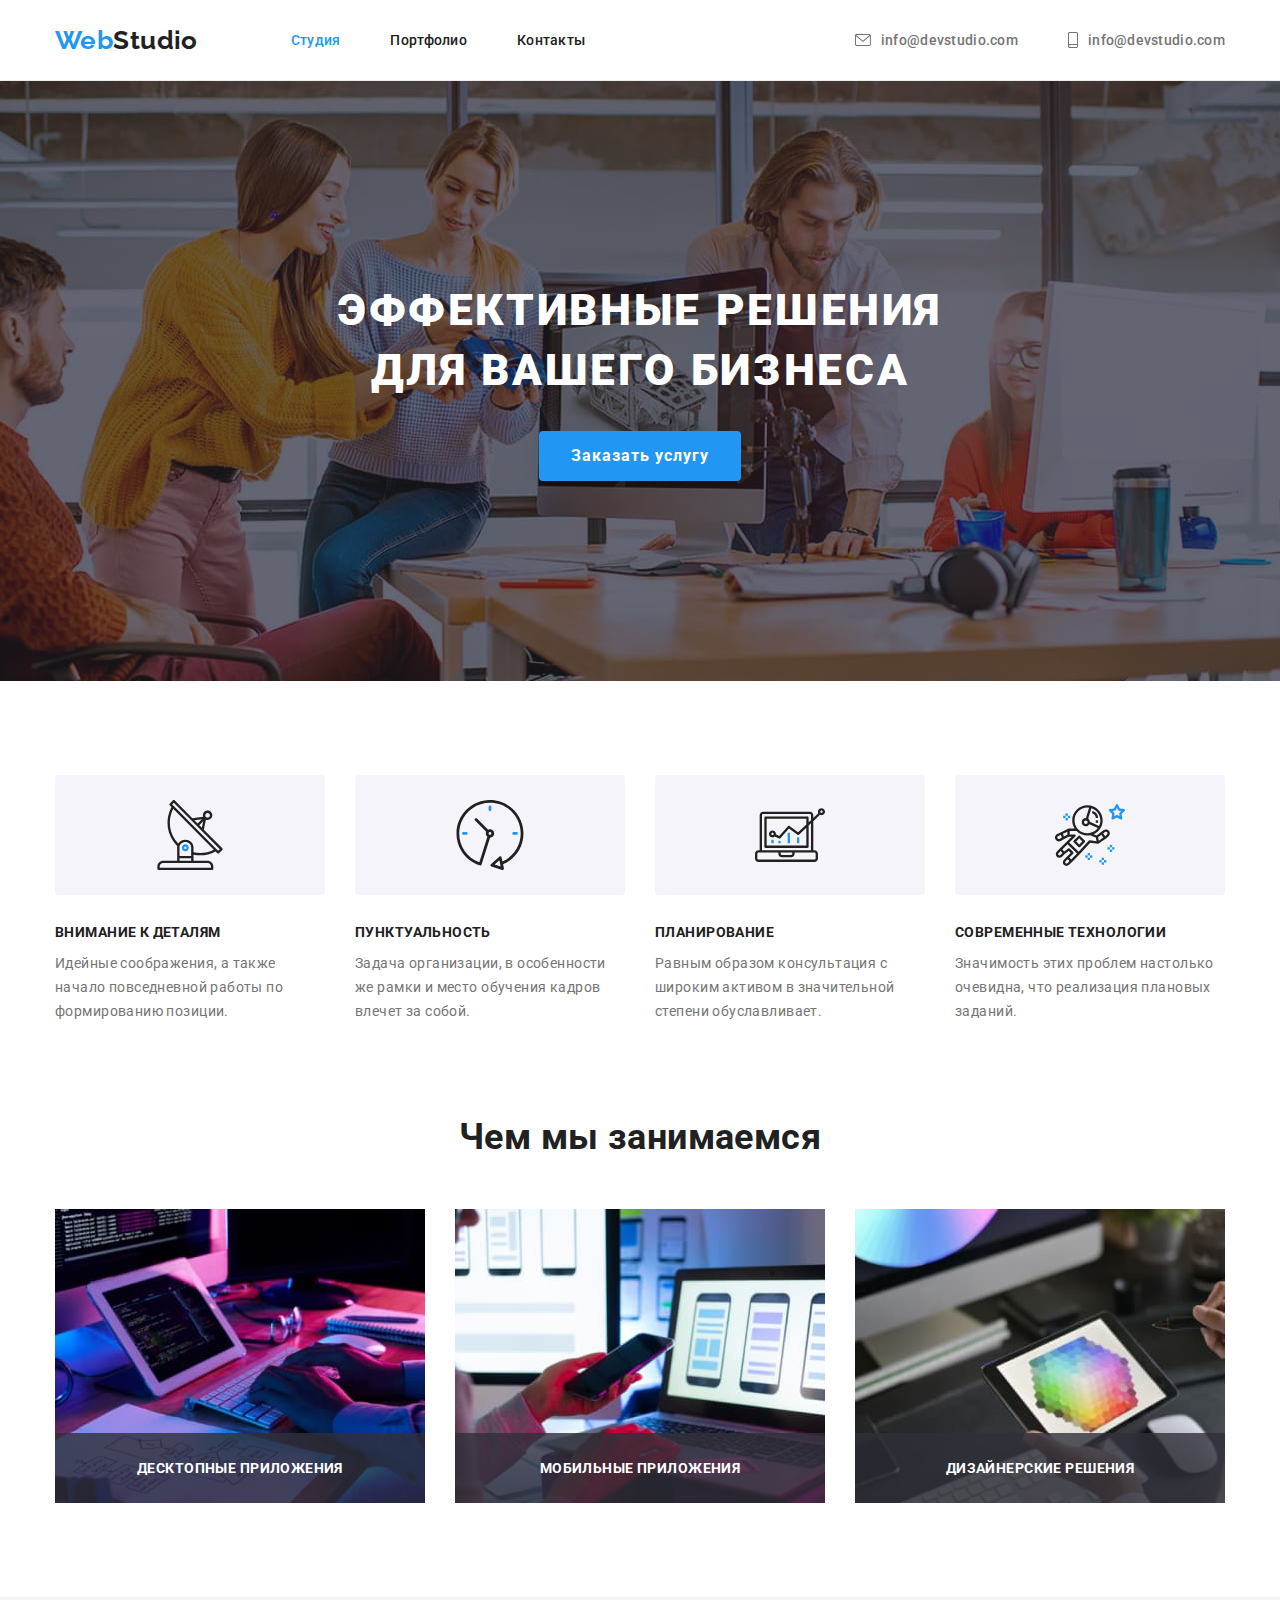
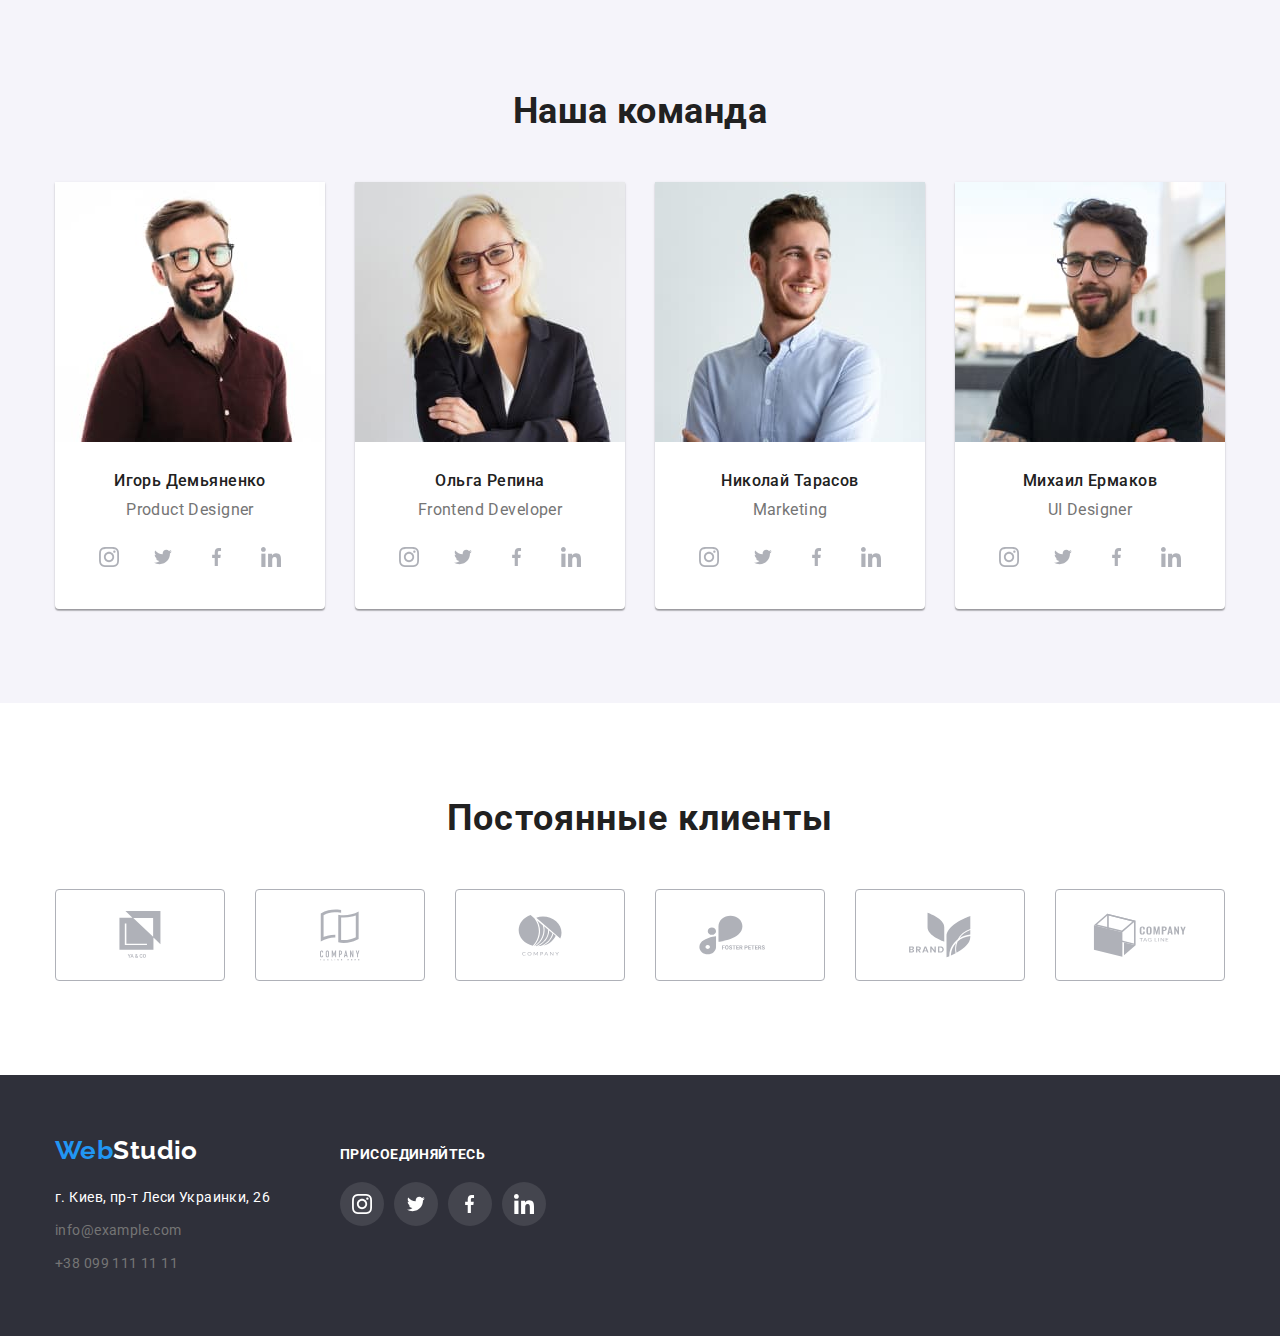
<file: index.html>
<!DOCTYPE html>
<html lang="ru">
  <head>
    <meta charset="UTF-8" />
    <meta http-equiv="X-UA-Compatible" content="IE=edge" />
    <meta name="viewport" content="width=device-width, initial-scale=1.0" />
    <link rel="preconnect" href="https://fonts.googleapis.com" />
    <link rel="preconnect" href="https://fonts.gstatic.com" crossorigin />
    <link
      href="https://fonts.googleapis.com/css2?family=Oleo+Script&family=Raleway:wght@700&family=Roboto:wght@400;500;700;900&display=swap"
      rel="stylesheet"
    />
    <title>Document</title>
    <link
      rel="stylesheet"
      href="https://cdnjs.cloudflare.com/ajax/libs/modern-normalize/1.1.0/modern-normalize.min.css"
    />
    <link rel="stylesheet" href="./css/style.css" />
  </head>
  <body>
    <header class="header">
      <div class="container">
        <div class="nav-container">
          <nav class="header-nav">
            <a href="index.html" class="logo"
              >Web<span class="logo-span">Studio</span></a
            >
            <ul class="header-list">
              <li class="item">
                <a href="./index.html" class="current header-link">Студия</a>
              </li>
              <li class="item">
                <a href="./portfolio.html" class="header-link">Портфолио</a>
              </li>
              <li class="item">
                <a href="" class="header-link">Контакты</a>
              </li>
            </ul>
          </nav>
          <ul class="header-contact-list">
            <li class="header-contact-list-item">
              <a href="mailto:info@devstudio.com" class="header-contact-link">
                <svg
                  class="header-contact-list-icon-mail"
                  width="16px"
                  height="12px"
                >
                  <use href="./images/icons-defs.svg#icon-mail"></use>
                </svg>

                info@devstudio.com</a
              >
            </li>
            <li class="header-contact-list-item">
              <a href="tel:+380991111111" class="header-contact-link">
                <svg
                  class="header-contact-list-icon-smartphone"
                  width="10px"
                  height="16px"
                >
                  <use href="./images/icons-defs.svg#icon-smartphone"></use>
                </svg>

                info@devstudio.com</a
              >
            </li>
          </ul>
        </div>
      </div>
    </header>
    <main>
      <section class="hero-container">
        <div class="container">
          <h1 class="hero-main-text">Эффективные решения для вашего бизнеса</h1>
          <button class="hero-btn" data-open-modal>Заказать услугу</button>
        </div>
      </section>
      <section class="section">
        <div class="container">
          <h2 class="dignity-main-text visually-hidden">Наши достоинства</h2>
          <ul class="dignity-list">
            <li class="dignity-list-item dignity-list-item-icon details">
              <h3 class="dignity-article-text">Внимание к деталям</h3>
              <p class="dignity-description-text">
                Идейные соображения, а также начало повседневной работы по
                формированию позиции.
              </p>
            </li>
            <li class="dignity-list-item dignity-list-item-icon punctuality">
              <h3 class="dignity-article-text">Пунктуальность</h3>
              <p class="dignity-description-text">
                Задача организации, в особенности же рамки и место обучения
                кадров влечет за собой.
              </p>
            </li>
            <li class="dignity-list-item dignity-list-item-icon planning">
              <h3 class="dignity-article-text">Планирование</h3>
              <p class="dignity-description-text">
                Равным образом консультация с широким активом в значительной
                степени обуславливает.
              </p>
            </li>
            <li class="dignity-list-item dignity-list-item-icon technology">
              <h3 class="dignity-article-text">Современные технологии</h3>
              <p class="dignity-description-text">
                Значимость этих проблем настолько очевидна, что реализация
                плановых заданий.
              </p>
            </li>
          </ul>
        </div>
      </section>
      <section class="occupation section">
        <div class="container">
          <h2 class="occupation-main-text">Чем мы занимаемся</h2>
          <ul class="occupation-list">
            <li class="occupation-list-item">
              <img
                class=""
                src="./images/img_1.jpg"
                alt="Картинка 1"
                width="370"
                height="294"
              />
              <div class="occupation-list-description-pl">
                <p class="occupation-list-description-pl-text">
                  Десктопные приложения
                </p>
              </div>
            </li>

            <li class="occupation-list-item">
              <img
                class=""
                src="./images/img_2.jpg"
                alt="Картинка 2"
                width="370"
                height="294"
              />
              <div class="occupation-list-description-pl">
                <p class="occupation-list-description-pl-text">
                  Мобильные приложения
                </p>
              </div>
            </li>
            <li class="occupation-list-item">
              <img
                class=""
                src="./images/img_3.jpg"
                alt="Картинка 3"
                width="370"
                height="294"
              />
              <div class="occupation-list-description-pl">
                <p class="occupation-list-description-pl-text">
                  Дизайнерские решения
                </p>
              </div>
            </li>
          </ul>
        </div>
      </section>
      <section class="team section">
        <div class="container">
          <h2 class="team-main-text">Наша команда</h2>
          <ul class="team-list">
            <li class="team-item">
              <img
                src="./images/ihor.jpg"
                alt="Фото Игорь Демьяненко"
                width="270"
              />
              <h3 class="team-name-text">Игорь Демьяненко</h3>
              <p class="team-position-text">Product Designer</p>
              <ul class="team-social-box">
                <li class="team-social-box-item">
                  <button class="team-social-button">
                    <svg
                      class="team-social-button-icon"
                      width="20px"
                      height="20px"
                    >
                      <use href="./images/icons-defs.svg#icon-instagram"></use>
                    </svg>
                  </button>
                </li>
                <li class="team-social-box-item">
                  <button class="team-social-button">
                    <svg
                      class="team-social-button-icon"
                      width="20px"
                      height="16px"
                    >
                      <use href="./images/icons-defs.svg#icon-twitter"></use>
                    </svg>
                  </button>
                </li>
                <li class="team-social-box-item">
                  <button class="team-social-button">
                    <svg
                      class="team-social-button-icon"
                      width="10px"
                      height="20px"
                    >
                      <use href="./images/icons-defs.svg#icon-facebook"></use>
                    </svg>
                  </button>
                </li>
                <li class="team-social-box-item">
                  <button class="team-social-button">
                    <svg
                      class="team-social-button-icon"
                      width="20px"
                      height="20px"
                    >
                      <use href="./images/icons-defs.svg#icon-indesign"></use>
                    </svg>
                  </button>
                </li>
              </ul>
            </li>

            <li class="team-item">
              <img
                src="./images/olha.jpg"
                alt="Фото Ольга Репина"
                width="270"
              />
              <h3 class="team-name-text">Ольга Репина</h3>
              <p class="team-position-text">Frontend Developer</p>
              <ul class="team-social-box">
                <li class="team-social-box-item">
                  <button class="team-social-button">
                    <svg
                      class="team-social-button-icon"
                      width="20px"
                      height="20px"
                    >
                      <use href="./images/icons-defs.svg#icon-instagram"></use>
                    </svg>
                  </button>
                </li>
                <li class="team-social-box-item">
                  <button class="team-social-button">
                    <svg
                      class="team-social-button-icon"
                      width="20px"
                      height="16px"
                    >
                      <use href="./images/icons-defs.svg#icon-twitter"></use>
                    </svg>
                  </button>
                </li>
                <li class="team-social-box-item">
                  <button class="team-social-button">
                    <svg
                      class="team-social-button-icon"
                      width="10px"
                      height="20px"
                    >
                      <use href="./images/icons-defs.svg#icon-facebook"></use>
                    </svg>
                  </button>
                </li>
                <li class="team-social-box-item">
                  <button class="team-social-button">
                    <svg
                      class="team-social-button-icon"
                      width="20px"
                      height="20px"
                    >
                      <use href="./images/icons-defs.svg#icon-indesign"></use>
                    </svg>
                  </button>
                </li>
              </ul>
            </li>
            <li class="team-item">
              <img
                src="./images/nikolay.jpg"
                alt="Фото Николай Тарасов"
                width="270"
              />
              <h3 class="team-name-text">Николай Тарасов</h3>
              <p class="team-position-text">Marketing</p>
              <ul class="team-social-box">
                <li class="team-social-box-item">
                  <button class="team-social-button">
                    <svg
                      class="team-social-button-icon"
                      width="20px"
                      height="20px"
                    >
                      <use href="./images/icons-defs.svg#icon-instagram"></use>
                    </svg>
                  </button>
                </li>
                <li class="team-social-box-item">
                  <button class="team-social-button">
                    <svg
                      class="team-social-button-icon"
                      width="20px"
                      height="16px"
                    >
                      <use href="./images/icons-defs.svg#icon-twitter"></use>
                    </svg>
                  </button>
                </li>
                <li class="team-social-box-item">
                  <button class="team-social-button">
                    <svg
                      class="team-social-button-icon"
                      width="10px"
                      height="20px"
                    >
                      <use href="./images/icons-defs.svg#icon-facebook"></use>
                    </svg>
                  </button>
                </li>
                <li class="team-social-box-item">
                  <button class="team-social-button">
                    <svg
                      class="team-social-button-icon"
                      width="20px"
                      height="20px"
                    >
                      <use href="./images/icons-defs.svg#icon-indesign"></use>
                    </svg>
                  </button>
                </li>
              </ul>
            </li>
            <li class="team-item">
              <img
                src="./images/mihail.jpg"
                alt="Фото Михаил Ермаков"
                width="270"
              />
              <h3 class="team-name-text">Михаил Ермаков</h3>
              <p class="team-position-text">UI Designer</p>
              <ul class="team-social-box">
                <li class="team-social-box-item">
                  <button class="team-social-button">
                    <svg
                      class="team-social-button-icon"
                      width="20px"
                      height="20px"
                    >
                      <use href="./images/icons-defs.svg#icon-instagram"></use>
                    </svg>
                  </button>
                </li>
                <li class="team-social-box-item">
                  <button class="team-social-button">
                    <svg
                      class="team-social-button-icon"
                      width="20px"
                      height="16px"
                    >
                      <use href="./images/icons-defs.svg#icon-twitter"></use>
                    </svg>
                  </button>
                </li>
                <li class="team-social-box-item">
                  <button class="team-social-button">
                    <svg
                      class="team-social-button-icon"
                      width="10px"
                      height="20px"
                    >
                      <use href="./images/icons-defs.svg#icon-facebook"></use>
                    </svg>
                  </button>
                </li>
                <li class="team-social-box-item">
                  <button class="team-social-button">
                    <svg
                      class="team-social-button-icon"
                      width="20px"
                      height="20px"
                    >
                      <use href="./images/icons-defs.svg#icon-indesign"></use>
                    </svg>
                  </button>
                </li>
              </ul>
            </li>
          </ul>
        </div>
      </section>
      <section class="clients section">
        <div class="container">
          <h2 class="clients-main-text">Постоянные клиенты</h2>
          <ul class="clients-list">
            <li class="clients-list-item">
              <a href="" class="clients-list-item-button">
                <svg
                  class="clients-list-item-button-icon"
                  width="42px"
                  height="47px"
                >
                  <use href="./images/icons-defs.svg#icon-yaco"></use>
                </svg>
              </a>
            </li>
            <li class="clients-list-item">
              <a href="" class="clients-list-item-button">
                <svg
                  class="clients-list-item-button-icon"
                  width="40px"
                  height="52px"
                >
                  <use href="./images/icons-defs.svg#icon-tagline"></use>
                </svg>
              </a>
            </li>
            <li class="clients-list-item">
              <a href="" class="clients-list-item-button">
                <svg
                  class="clients-list-item-button-icon"
                  width="44px"
                  height="42px"
                >
                  <use href="./images/icons-defs.svg#icon-company"></use>
                </svg>
              </a>
            </li>
            <li class="clients-list-item">
              <a href="" class="clients-list-item-button">
                <svg
                  class="clients-list-item-button-icon"
                  width="84px"
                  height="40px"
                >
                  <use href="./images/icons-defs.svg#icon-foster"></use>
                </svg>
              </a>
            </li>
            <li class="clients-list-item">
              <a href="" class="clients-list-item-button">
                <svg
                  class="clients-list-item-button-icon"
                  width="62px"
                  height="46px"
                >
                  <use href="./images/icons-defs.svg#icon-brand"></use>
                </svg>
              </a>
            </li>
            <li class="clients-list-item">
              <a href="" class="clients-list-item-button">
                <svg
                  class="clients-list-item-button-icon"
                  width="94px"
                  height="44px"
                >
                  <use href="./images/icons-defs.svg#icon-tag"></use>
                </svg>
              </a>
            </li>
          </ul>
        </div>
      </section>
    </main>
    <footer class="footer">
      <div class="container footer-adress-box">
        <div>
          <a href="index.html" class="logo link"
            >Web<span class="footer-logo-span">Studio</span></a
          >
          <address class="adress-box">
            <ul>
              <li class="footer-list-item">
                <p class="footer-contact">г. Киев, пр-т Леси Украинки, 26</p>
              </li>
              <li class="footer-list-mail">
                <a
                  href="mailto:info@example.com"
                  class="footer-contact-link link"
                  >info@example.com</a
                >
              </li>
              <li class="list">
                <a href="tel:+380991111111" class="footer-contact-link link"
                  >+38 099 111 11 11</a
                >
              </li>
            </ul>
          </address>
        </div>
        <div class="footer-social-box">
          <p class="footer-social-text">присоединяйтесь</p>
          <ul class="footer-social-list">
            <li class="footer-social-box-item">
              <button class="footer-social-button">
                <svg
                  class="footer-social-button-icon"
                  width="20px"
                  height="20px"
                >
                  <use href="./images/icons-defs.svg#icon-instagram"></use>
                </svg>
              </button>
            </li>
            <li class="footer-social-box-item">
              <button class="footer-social-button">
                <svg
                  class="footer-social-button-icon"
                  width="20px"
                  height="16px"
                >
                  <use href="./images/icons-defs.svg#icon-twitter"></use>
                </svg>
              </button>
            </li>
            <li class="footer-social-box-item">
              <button class="footer-social-button">
                <svg
                  class="footer-social-button-icon"
                  width="10px"
                  height="20px"
                >
                  <use href="./images/icons-defs.svg#icon-facebook"></use>
                </svg>
              </button>
            </li>
            <li class="footer-social-box-item">
              <button class="footer-social-button">
                <svg
                  class="footer-social-button-icon"
                  width="20px"
                  height="20px"
                >
                  <use href="./images/icons-defs.svg#icon-indesign"></use>
                </svg>
              </button>
            </li>
          </ul>
        </div>
      </div>
    </footer>
    <div class="backdrop is-hidden" data-backdrop>
      <div class="modal">
        <button class="modal-close-btn" data-close-modal>
          <svg width="18px" height="18px">
            <use href="./images/icons-defs.svg#icon-close"></use>
          </svg>
        </button>
      </div>
    </div>
    <script>
      const refs = {
        openModalBtn: document.querySelector("[data-open-modal]"),
        closeModalBtn: document.querySelector("[data-close-modal]"),
        backdrop: document.querySelector("[data-backdrop]"),
      };

      refs.openModalBtn.addEventListener("click", toggleModal);
      refs.closeModalBtn.addEventListener("click", toggleModal);

      function toggleModal() {
        refs.backdrop.classList.toggle("is-hidden");
      }
    </script>
  </body>
</html>
</file>
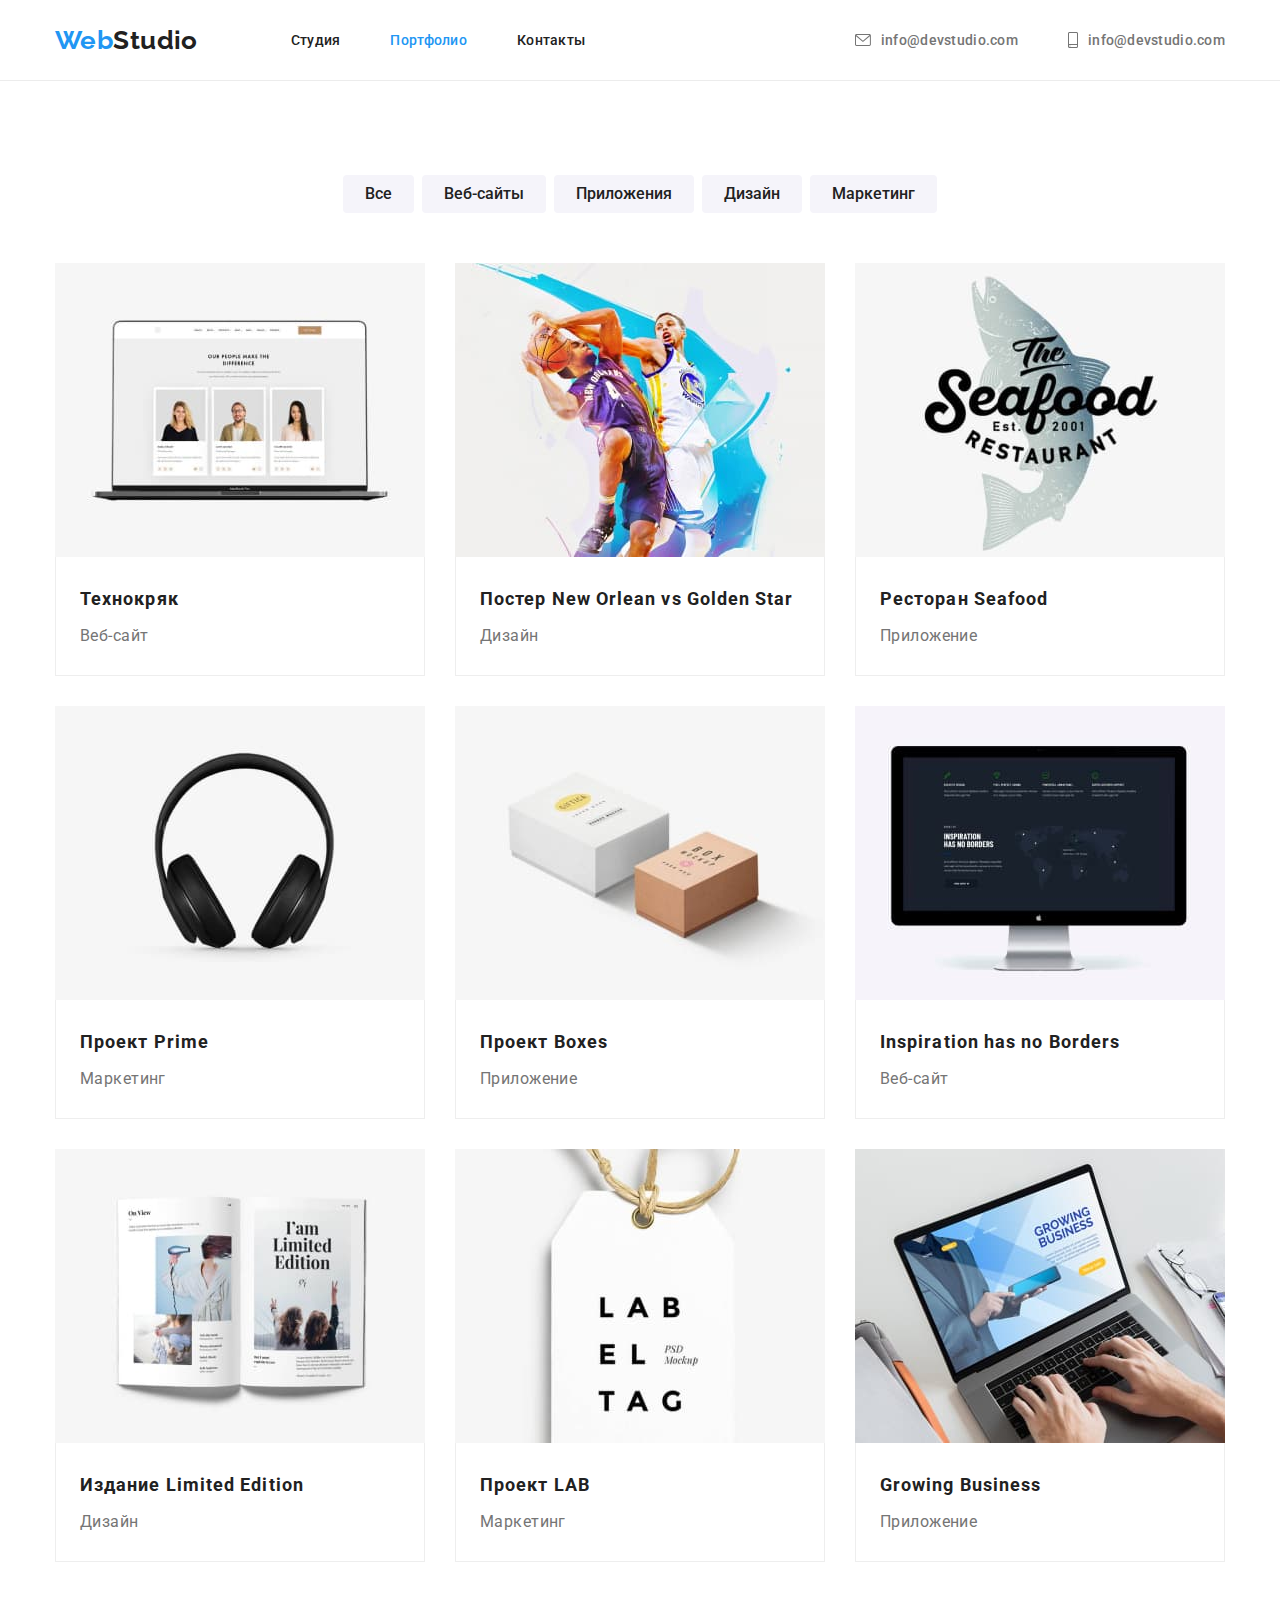
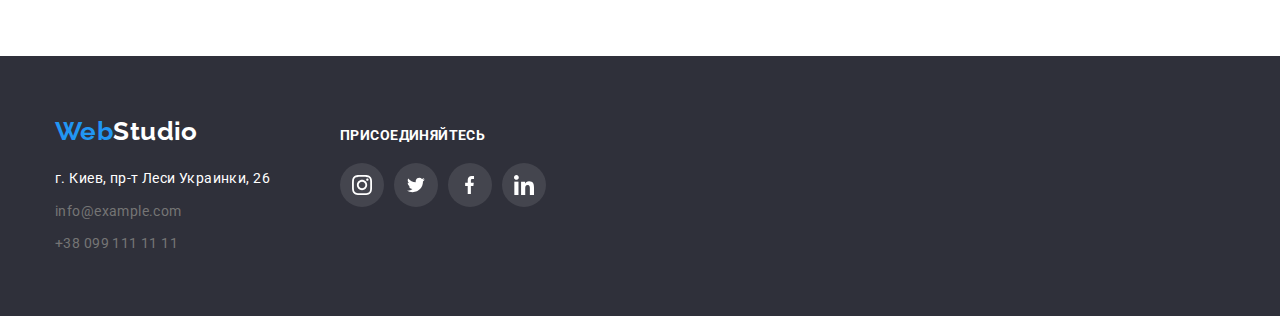
<file: portfolio.html>
<!DOCTYPE html>
<html lang="ru">
  <head>
    <meta charset="UTF-8" />
    <meta http-equiv="X-UA-Compatible" content="IE=edge" />
    <meta name="viewport" content="width=device-width, initial-scale=1.0" />
    <link rel="preconnect" href="https://fonts.googleapis.com" />
    <link rel="preconnect" href="https://fonts.gstatic.com" crossorigin />
    <link
      href="https://fonts.googleapis.com/css2?family=Oleo+Script&family=Raleway:wght@700&family=Roboto:wght@400;500;700;900&display=swap"
      rel="stylesheet"
    />
    <title>Document</title>
    <link
      rel="stylesheet"
      href="https://cdnjs.cloudflare.com/ajax/libs/modern-normalize/1.1.0/modern-normalize.min.css"
    />
    <link rel="stylesheet" href="./css/style.css" />
  </head>
  <body>
    <header class="header">
      <div class="container">
        <div class="nav-container">
          <nav class="header-nav">
            <a href="index.html" class="logo"
              >Web<span class="logo-span">Studio</span></a
            >
            <ul class="header-list">
              <li class="item">
                <a href="./index.html" class="header-link">Студия</a>
              </li>
              <li class="item">
                <a href="./portfolio.html" class="current header-link"
                  >Портфолио</a
                >
              </li>
              <li class="item">
                <a href="" class="header-link">Контакты</a>
              </li>
            </ul>
          </nav>
          <ul class="header-contact-list">
            <li class="header-contact-list-item">
              <a href="mailto:info@devstudio.com" class="header-contact-link">
                <svg
                  class="header-contact-list-icon-mail"
                  width="16px"
                  height="12px"
                >
                  <use href="./images/icons-defs.svg#icon-mail"></use>
                </svg>

                info@devstudio.com</a
              >
            </li>
            <li class="header-contact-list-item">
              <a href="tel:+380991111111" class="header-contact-link">
                <svg
                  class="header-contact-list-icon-smartphone"
                  width="10px"
                  height="16px"
                >
                  <use href="./images/icons-defs.svg#icon-smartphone"></use>
                </svg>

                info@devstudio.com</a
              >
            </li>
          </ul>
        </div>
      </div>
    </header>
    <main>
      <section class="section">
        <div class="container">
          <h1 class="visually-hidden">Наши работы</h1>

          <ul class="portfolio-list-nav">
            <li class="portfolio-list-nav-item">
              <button class="portfolio-btn">Все</button>
            </li>
            <li class="portfolio-list-nav-item">
              <button class="portfolio-btn">Веб-сайты</button>
            </li>
            <li class="portfolio-list-nav-item">
              <button class="portfolio-btn">Приложения</button>
            </li>
            <li class="portfolio-list-nav-item">
              <button class="portfolio-btn">Дизайн</button>
            </li>
            <li class="portfolio-list-nav-item">
              <button class="portfolio-btn">Маркетинг</button>
            </li>
          </ul>

          <ul class="portfolio-list">
            <li class="portfolio-list-item">
              <a href="" class="portfolio-list-item-link">
                <div class="portfolio-list-item-pl">
                  <p class="portfolio-list-item-text">
                    Ресурс предлагает комплексные предложения с разным уровнем
                    функционала и сервисов. Все это позволит посетителю получить
                    исчерпывающие сведения  о компании или частном лице.
                  </p>
                </div>
                <img
                  class=""
                  src="./images/portfolio/techno_kr.jpg"
                  alt="Технокряк"
                  width="370"
                  height="294"
                />

                <div class="portfolio-list-item-description">
                  <h2 class="portfolio-work-name">Технокряк</h2>
                  <p class="portfolio-description">Веб-сайт</p>
                </div>
              </a>
            </li>
            <li class="portfolio-list-item">
              <a href="" class="portfolio-list-item-link">
                <div class="portfolio-list-item-pl">
                  <p class="portfolio-list-item-text">
                    Ресурс предлагает комплексные предложения с разным уровнем
                    функционала и сервисов. Все это позволит посетителю получить
                    исчерпывающие сведения  о компании или частном лице.
                  </p>
                </div>
                <img
                  class=""
                  src="./images/portfolio/new_orlean_vs_golden_star.jpg"
                  alt="New Orlean vs Golden Star"
                />
                <div class="portfolio-list-item-description">
                  <h2 class="portfolio-work-name">
                    Постер New Orlean vs Golden Star
                  </h2>
                  <p class="portfolio-description">Дизайн</p>
                </div>
              </a>
            </li>
            <li class="portfolio-list-item">
              <a href="" class="portfolio-list-item-link">
                <div class="portfolio-list-item-pl">
                  <p class="portfolio-list-item-text">
                    Ресурс предлагает комплексные предложения с разным уровнем
                    функционала и сервисов. Все это позволит посетителю получить
                    исчерпывающие сведения  о компании или частном лице.
                  </p>
                </div>
                <img
                  class=""
                  src="./images/portfolio/seafood.jpg"
                  alt="Seafood"
                  width="370"
                  height="294"
                />
                <div class="portfolio-list-item-description">
                  <h2 class="portfolio-work-name">Ресторан Seafood</h2>
                  <p class="portfolio-description">Приложение</p>
                </div>
              </a>
            </li>
            <li class="portfolio-list-item">
              <a href="" class="portfolio-list-item-link">
                <div class="portfolio-list-item-pl">
                  <p class="portfolio-list-item-text">
                    Ресурс предлагает комплексные предложения с разным уровнем
                    функционала и сервисов. Все это позволит посетителю получить
                    исчерпывающие сведения  о компании или частном лице.
                  </p>
                </div>
                <img
                  class=""
                  src="./images/portfolio/prime.jpg"
                  alt="Prime"
                  width="370"
                  height="294"
                />
                <div class="portfolio-list-item-description">
                  <h2 class="portfolio-work-name">Проект Prime</h2>
                  <p class="portfolio-description">Маркетинг</p>
                </div>
              </a>
            </li>
            <li class="portfolio-list-item">
              <a href="" class="portfolio-list-item-link">
                <div class="portfolio-list-item-pl">
                  <p class="portfolio-list-item-text">
                    Ресурс предлагает комплексные предложения с разным уровнем
                    функционала и сервисов. Все это позволит посетителю получить
                    исчерпывающие сведения  о компании или частном лице.
                  </p>
                </div>
                <img
                  class=""
                  src="./images/portfolio/boxes.jpg"
                  alt="Boxes"
                  width="370"
                  height="294"
                />
                <div class="portfolio-list-item-description">
                  <h2 class="portfolio-work-name">Проект Boxes</h2>
                  <p class="portfolio-description">Приложение</p>
                </div>
              </a>
            </li>
            <li class="portfolio-list-item">
              <a href="" class="portfolio-list-item-link">
                <div class="portfolio-list-item-pl">
                  <p class="portfolio-list-item-text">
                    Ресурс предлагает комплексные предложения с разным уровнем
                    функционала и сервисов. Все это позволит посетителю получить
                    исчерпывающие сведения  о компании или частном лице.
                  </p>
                </div>
                <img
                  class=""
                  src="./images/portfolio/inspiration_has_no_borders.jpg"
                  alt="Inspiration has no Borders"
                  width="370"
                  height="294"
                />
                <div class="portfolio-list-item-description">
                  <h2 class="portfolio-work-name">
                    Inspiration has no Borders
                  </h2>
                  <p class="portfolio-description">Веб-сайт</p>
                </div>
              </a>
            </li>
            <li class="portfolio-list-item">
              <a href="" class="portfolio-list-item-link">
                <div class="portfolio-list-item-pl">
                  <p class="portfolio-list-item-text">
                    Ресурс предлагает комплексные предложения с разным уровнем
                    функционала и сервисов. Все это позволит посетителю получить
                    исчерпывающие сведения  о компании или частном лице.
                  </p>
                </div>
                <img
                  class=""
                  src="./images/portfolio/limited_edition.jpg"
                  alt="Limited Edition"
                  width="370"
                  height="294"
                />
                <div class="portfolio-list-item-description">
                  <h2 class="portfolio-work-name">Издание Limited Edition</h2>
                  <p class="portfolio-description">Дизайн</p>
                </div>
              </a>
            </li>

            <li class="portfolio-list-item">
              <a href="" class="portfolio-list-item-link">
                <div class="portfolio-list-item-pl">
                  <p class="portfolio-list-item-text">
                    Ресурс предлагает комплексные предложения с разным уровнем
                    функционала и сервисов. Все это позволит посетителю получить
                    исчерпывающие сведения  о компании или частном лице.
                  </p>
                </div>
                <img
                  class=""
                  src="./images/portfolio/lab.jpg"
                  alt="LAB"
                  width="370"
                  height="294"
                />
                <div class="portfolio-list-item-description">
                  <h2 class="portfolio-work-name">Проект LAB</h2>
                  <p class="portfolio-description">Маркетинг</p>
                </div>
              </a>
            </li>
            <li class="portfolio-list-item">
              <a href="" class="portfolio-list-item-link">
                <div class="portfolio-list-item-pl">
                  <p class="portfolio-list-item-text">
                    Ресурс предлагает комплексные предложения с разным уровнем
                    функционала и сервисов. Все это позволит посетителю получить
                    исчерпывающие сведения  о компании или частном лице.
                  </p>
                </div>
                <img
                  class=""
                  src="./images/portfolio/growing_business.jpg"
                  alt="Growing Business"
                  width="370"
                  height="294"
                />
                <div class="portfolio-list-item-description">
                  <h2 class="portfolio-work-name">Growing Business</h2>
                  <p class="portfolio-description">Приложение</p>
                </div>
              </a>
            </li>
          </ul>
        </div>
      </section>
    </main>
    <footer class="footer">
      <div class="container footer-adress-box">
        <div>
          <a href="index.html" class="logo link"
            >Web<span class="footer-logo-span">Studio</span></a
          >
          <address class="adress-box">
            <ul>
              <li class="footer-list-item">
                <p class="footer-contact">г. Киев, пр-т Леси Украинки, 26</p>
              </li>
              <li class="footer-list-mail">
                <a
                  href="mailto:info@example.com"
                  class="footer-contact-link link"
                  >info@example.com</a
                >
              </li>
              <li class="list">
                <a href="tel:+380991111111" class="footer-contact-link link"
                  >+38 099 111 11 11</a
                >
              </li>
            </ul>
          </address>
        </div>
        <div class="footer-social-box">
          <p class="footer-social-text">присоединяйтесь</p>
          <ul class="footer-social-list">
            <li class="footer-social-box-item">
              <button class="footer-social-button">
                <svg
                  class="footer-social-button-icon"
                  width="20px"
                  height="20px"
                >
                  <use href="./images/icons-defs.svg#icon-instagram"></use>
                </svg>
              </button>
            </li>
            <li class="footer-social-box-item">
              <button class="footer-social-button">
                <svg
                  class="footer-social-button-icon"
                  width="20px"
                  height="16px"
                >
                  <use href="./images/icons-defs.svg#icon-twitter"></use>
                </svg>
              </button>
            </li>
            <li class="footer-social-box-item">
              <button class="footer-social-button">
                <svg
                  class="footer-social-button-icon"
                  width="10px"
                  height="20px"
                >
                  <use href="./images/icons-defs.svg#icon-facebook"></use>
                </svg>
              </button>
            </li>
            <li class="footer-social-box-item">
              <button class="footer-social-button">
                <svg
                  class="footer-social-button-icon"
                  width="20px"
                  height="20px"
                >
                  <use href="./images/icons-defs.svg#icon-indesign"></use>
                </svg>
              </button>
            </li>
          </ul>
        </div>
      </div>
    </footer>
  </body>
</html>
</file>
<file: css/style.css>
:root {
  --body-bg-color: #ffffff;
  --body-text-color: #212121;
  --logo-color: #2196f3;
  --active-color: #2196f3;
  --logo-span-color: #212121;
  --header-link-color: #212121;
  --header-link-active-color: #2196f3;
  --header-contact-link-active-color: #2196f3;
  --header-contact-link-color: #757575;
  --header-contact-list-icon-color: #757575;
  --header-link-current-color: #2196f3;
  --hero-bg-color: #2f303a;
  --hero-btn-text-color: #ffffff;
  --hero-btn-bg-color: #2196f3;
  --hero-btn-active-color: #188ce8;
  --hero-main-text-color: #ffffff;
  --dignity-article-text-color: #212121;
  --dignity-description-text-color: #757575;
  --occupation-main-text-color: #212121;
  --team-bg-color: #f5f4fa;
  --team-main-text-color: #212121;
  --team-item-color: #ffffff;
  --team-name-text-color: #212121;
  --team-position-text-color: #757575;
  --team-social-button-color: #afb1b8;
  --team-social-button-bg-color: #ffffff;
  --team-social-button-active-color: #ffffff;
  --portfolio-btn-text-color: #212121;
  --portfolio-btn-bg-color: #f5f4fa;
  --portfolio-btn-active-color: #ffffff;
  --portfolio-btn-bg-active-color: #2196f3;
  --portfolio-work-name-color: #212121;
  --portfolio-description-color: #757575;
  --portfolio-list-item-bg-color: #ffffff;
  --portfolio-list-item-description-border-color: #eeeeee;
  --clients-list-item-button-color: #afb1b8;
  --clients-list-item-button-border-color: #afb1b8;
  --clients-list-item-button-bg-color: #ffffff;
  --clients-list-item-button-active-border-color: #188ce8;
  --footer-bg-color: #2f303a;
  --footer-contact-color: #ffffff;
  --footer-logo-span-color: #ffffff;
  --footer-contact-link-color: rgba(255, 255, 255, 0.6);
  --footer-contact-link-active-color: #2196f3;
  --footer-social-text-color: #ffffff;
  --footer-social-text-button-color: #ffffff;
  --footer-social-button-active-color: #2196f3;
}

html {
  box-sizing: border-box;
}

body {
  font-family: "Roboto", Tahoma, sans-serif;
  color: var(--body-text-color);
  background-color: var(--body-bg-color);
  font-size: 14px;
  letter-spacing: 0.03em;
}

ul,
ul,
a {
  list-style: none;
  text-decoration: none;
  margin: 0;
  padding: 0;
}
h1,
h2,
h3,
h4,
h5,
h6,
p {
  margin: 0;
  padding: 0;
}

img {
  display: block;
  min-width: 100%;
  height: auto;
}

.link {
  text-decoration: none;
}

.list {
  list-style: none;
}

.active {
  color: var(--active-color);
}

.section {
  padding-top: 94px;
  padding-bottom: 94px;
}

.header {
  border-bottom: 1px solid #ececec;
}

.container {
  width: 1200px;
  margin-right: auto;
  margin-left: auto;
  padding-right: 15px;
  padding-left: 15px;
}

.nav-container {
  display: flex;
  align-items: center;
  height: 80px;
}

.logo-box {
  display: flex;
}

.logo {
  font-family: "Raleway", sans-serif;
  font-weight: 700;
  font-size: 26px;
  line-height: 1.19;
  color: var(--logo-color);
}

.logo-span {
  color: var(--logo-span-color);
}
.header-nav {
  display: flex;
}

.header-list {
  display: flex;
  align-items: center;
  margin-left: 93px;
  padding: 0px;
  margin-bottom: 0;
}

.header-list .item:not(:last-child) {
  margin-right: 50px;
}

.header-contact-list-icon-mail {
  fill: var(--header-contact-list-icon-color);
  margin-right: 10px;
}

.header-contact-list-icon-smartphone {
  fill: var(--header-contact-list-icon-color);
  margin-right: 10px;
}
.header-link {
  padding-top: 32px;
  padding-bottom: 32px;
  font-weight: 500;
  line-height: 1.33;
  letter-spacing: 0.02em;
  color: var(--header-link-color);
}
.header-link.current {
  color: var(--header-link-current-color);
}

.header-link:hover,
.header-link:focus,
.header-link:active {
  color: var(--header-contact-link-active-color);
}

.header-contact-list {
  display: flex;
  margin-left: auto;
  padding: 0px;
  margin-bottom: 0;
}
.header-contact-list-item {
  margin-left: 50px;
  display: flex;
  align-items: center;
  cursor: pointer;
}

.header-contact-link {
  font-weight: 500;
  line-height: 1.33;
  letter-spacing: 0.02em;
  color: var(--header-contact-link-color);
  display: flex;
  align-items: center;
}
.header-contact-list-item:hover .header-contact-link {
  color: var(--header-contact-link-active-color);
}

.header-contact-list-item:hover .header-contact-list-icon-mail {
  fill: var(--header-contact-link-active-color);
}

.header-contact-list-item:hover .header-contact-list-icon-smartphone {
  fill: var(--header-contact-link-active-color);
}

/* 
.header-contact-link:hover {
  font-weight: 500;
  line-height: 1.33;
  letter-spacing: 0.02em;
  color: var(--header-contact-link-active-color);
} */
/* 
.header-contact-list:hover .header-contact-list-icon-mail {
  fill: var(--header-contact-link-active-color);
} */

.hero_box {
  max-width: 1600px;
  height: 600px;
  margin-left: auto;
  margin-right: auto;
  background: var(--hero-bg-color);
  padding-top: 200px;
  padding-bottom: 200px;
  text-align: center;
  background-image: linear-gradient(
      to right,
      rgba(47, 48, 58, 0.4),
      rgba(47, 48, 58, 0.4)
    ),
    url("../images/hero_img.jpg");
  background-repeat: no-repeat;
  background-position: center top;
  background-size: cover;
}
.hero-main-text {
  width: 696px;
  margin: 0 auto;
  margin-bottom: 30px;
  font-weight: 900;
  font-size: 44px;
  line-height: 1.36;
  letter-spacing: 0.06em;
  text-transform: uppercase;
  color: var(--hero-main-text-color);
}

.hero-container {
  max-width: 1600px;
  height: 600px;
  margin-left: auto;
  margin-right: auto;
  background: var(--hero-bg-color);
  padding-top: 200px;
  padding-bottom: 200px;
  text-align: center;
  background-image: linear-gradient(
      to right,
      rgba(47, 48, 58, 0.4),
      rgba(47, 48, 58, 0.4)
    ),
    url("../images/hero_img.jpg");
  background-repeat: no-repeat;
  background-position: center top;
  background-size: cover;
}
.hero-btn {
  color: var(--hero-btn-text-color);
  background: var(--hero-btn-bg-color);
  box-shadow: 0px 4px 4px rgba(0, 0, 0, 0.15);
  border-radius: 4px;
  border: none;
  cursor: pointer;
  font-weight: 700;
  font-size: 16px;
  line-height: 1.87;
  letter-spacing: 0.06em;
  padding: 10px 32px;
  min-width: 200px;
  text-align: center;
  display: inline-block;
}

.hero-btn:hover,
.hero-btn:focus {
  background: var(--hero-btn-active-color);
}

.dignity-list {
  display: flex;
}

.dignity-list-item {
  width: 270px;
}

.dignity-list-item-icon::before {
  display: block;
  content: "";
  border-radius: 4px;
  height: 120px;
  margin-bottom: 30px;
  background-color: #f5f4fa;

  background-repeat: no-repeat;
  background-position: center;
}

.details::before {
  background-image: url("../images/antenna.svg");
}

.punctuality::before {
  background-image: url("../images/clock.svg");
}

.planning::before {
  background-image: url("../images/diagram.svg");
}

.technology::before {
  background-image: url("../images/astronaut.svg");
}

.dignity-list-item:not(:last-child) {
  margin-right: 30px;
}

.visually-hidden {
  position: absolute;
  width: 1px;
  height: 1px;
  margin: -1px;
  border: 0;
  padding: 0;
  white-space: nowrap;
  clip-path: inset(100%);
  clip: rect(0 0 0 0);
  overflow: hidden;
}

.dignity-article-text {
  margin-bottom: 10px;
  font-size: 14px;
  font-weight: 700;
  line-height: 1.14;
  text-transform: uppercase;
  color: var(--dignity-article-text-color);
}

.dignity-description-text {
  line-height: 24px;
  color: var(--dignity-description-text-color);
  margin-bottom: 0;
}

.occupation {
  padding-top: 0;
}

.occupation-main-text {
  text-align: center;
  margin-bottom: 50px;
  font-weight: 700;
  font-size: 36px;
  line-height: 1.16;
  color: var(--occupation-main-text-color);
}

.occupation-list {
  display: flex;
}

.occupation-list-item:not(:last-child) {
  margin-right: 30px;
}

.occupation-list-item {
  position: relative;
}
.occupation-list-description-pl {
  position: absolute;
  bottom: 0;
  text-align: center;
  width: 370px;
  padding-top: 27px;
  padding-bottom: 27px;
  background: rgba(47, 48, 58, 0.8);
}

.occupation-list-description-pl-text {
  font-weight: 700;
  font-size: 14px;
  line-height: 1.1428571;
  text-align: center;
  letter-spacing: 0.03em;
  text-transform: uppercase;
  color: #ffffff;
}

.team {
  background: var(--team-bg-color);
}

.team-main-text {
  text-align: center;
  margin-bottom: 50px;
  font-weight: 700;
  font-size: 36px;
  line-height: 1.16;
  color: var(--team-main-text-color);
}

.team-list {
  display: flex;
  justify-content: center;
}

.team-item {
  text-align: center;
  width: 270px;
  background: var(--team-item-color);
  box-shadow: 0px 1px 3px rgba(0, 0, 0, 0.12), 0px 1px 1px rgba(0, 0, 0, 0.14),
    0px 2px 1px rgba(0, 0, 0, 0.2);
  border-radius: 0px 0px 4px 4px;
}

.team-item:not(:last-child) {
  margin-right: 30px;
}

.team-name-text {
  margin-top: 30px;
  margin-bottom: 10px;
  font-weight: 500;
  font-size: 16px;
  line-height: 1.14;
  color: var(--team-name-text-color);
}

.team-position-text {
  margin-bottom: 16px;
  font-size: 16px;
  line-height: 1.14;
  color: var(--team-position-text-color);
}

.team-social-box {
  display: flex;
  justify-content: center;
  padding: 0;
  margin: 0;
  list-style: none;
  margin-bottom: 30px;
}

.team-social-button {
  display: flex;
  justify-content: center;
  align-items: center;
  width: 44px;
  height: 44px;
  padding: 0;
  border: none;
  color: var(--team-social-button-color);
  border-radius: 50%;
  background-color: var(--team-social-button-bg-color);
}

.team-social-box-item {
  margin-right: 10px;
}
.team-social-box-item:last-child {
  margin-right: 0;
}
.team-social-button:hover {
  background-color: #188ce8;
  cursor: pointer;
}
.team-social-button:hover .team-social-button-icon {
  fill: var(--team-social-button-active-color);
}

.team-social-button-icon {
  fill: currentColor;
}

.portfolio-list-nav {
  display: flex;
  justify-content: center;
  margin-bottom: 50px;
  text-align: center;
}

.portfolio-list-nav-item {
  margin-right: 8px;
}

.portfolio-list-nav-item:last-child {
  margin-right: 0;
}

.portfolio-list {
  display: flex;
  flex-wrap: wrap;
}

.portfolio-list-item:not(:nth-child(3n)) {
  margin-right: 30px;
}

.portfolio-list-item:not(:nth-last-child(-n + 3)) {
  margin-bottom: 30px;
}

.portfolio-list-item {
  background-color: var(--portfolio-list-item-bg-color);
}

.portfolio-list-item-link {
  position: relative;
}

.portfolio-list-item-pl {
  display: flex;
  align-items: center;
  top: 0;
  left: 0;
  position: absolute;
  padding-right: 24px;
  padding-left: 24px;
  width: 100%;
  height: 294px;
  background-color: rgba(33, 150, 243, 0.9);
  opacity: 0;
}

.portfolio-list-item-link:hover .portfolio-list-item-pl {
  opacity: 1;
}

.portfolio-list-item-text {
  font-weight: 400;
  font-size: 18px;
  line-height: 1.555;
  letter-spacing: 0.03em;
  color: #ffffff;
}

.portfolio-list-item-link {
  display: block;
}

.portfolio-list-item-link:hover {
  box-shadow: 0px 1px 1px rgba(0, 0, 0, 0.12), 0px 4px 4px rgba(0, 0, 0, 0.06),
    1px 4px 6px rgba(0, 0, 0, 0.16);
}

.portfolio-list-item-description {
  padding: 24px;
  border-width: 0 1px 1px 1px;
  border-style: solid;
  border-color: var(--portfolio-list-item-description-border-color);
  border-top: 0;
}

.portfolio-btn {
  padding: 6px 22px 6px 22px;
  border-radius: 4px;
  font-weight: 500;
  border: none;
  font-size: 16px;
  line-height: 1.62;
  text-align: center;
  color: var(--portfolio-btn-text-color);
  background-color: var(--portfolio-btn-bg-color);
  cursor: pointer;
}

.portfolio-btn:hover,
.portfolio-btn:focus {
  color: var(--portfolio-btn-active-color);
  background-color: var(--portfolio-btn-bg-active-color);
  box-shadow: 0px 3px 1px rgba(0, 0, 0, 0.1), 0px 1px 2px rgba(0, 0, 0, 0.08),
    0px 2px 2px rgba(0, 0, 0, 0.12);
}

h2.portfolio-work-name {
  margin-bottom: 4px;
  font-weight: 700;
  font-size: 18px;
  line-height: 2;
  letter-spacing: 0.06em;
  color: var(--portfolio-work-name-color);
}

p.portfolio-description {
  font-size: 16px;
  line-height: 1.87;
  color: var(--portfolio-description-color);
}

.clients-main-text {
  font-weight: 700;
  font-size: 36px;
  line-height: 42px;
  text-align: center;
  letter-spacing: 0.03em;
  margin-bottom: 50px;
  color: #212121;
}

.clients-list {
  display: flex;
  justify-content: center;
}

.clients-list-item-button {
  display: flex;
  justify-content: center;
  align-items: center;
  width: 170px;
  height: 92px;
  padding: 0;
  border: none;
  color: var(--clients-list-item-button-color);
  border: 1px solid var(--clients-list-item-button-border-color);
  border-radius: 4px;
  background-color: var(--clients-list-item-button-bg-color);
}
.clients-list-item-button:hover {
  border: 1px solid var(--clients-list-item-button-active-border-color);
  cursor: pointer;
}
.clients-list-item-button:hover .clients-list-item-button-icon {
  fill: #188ce8;
}

.clients-list-item-button-icon {
  fill: currentColor;
}

.clients-list-item {
  margin-right: 30px;
}
.clients-list-item:last-child {
  margin-right: 0;
}

.footer {
  background-color: var(--footer-bg-color);
  padding-top: 60px;
  padding-bottom: 60px;
}

.footer-logo-span {
  color: var(--footer-logo-span-color);
}

.adress-box {
  margin-top: 20px;
}

.footer-list-mail {
  margin-bottom: 9px;
}
.footer-list-item {
  margin-bottom: 9px;
}

p.footer-contact {
  margin-bottom: 0;
  font-style: normal;
  line-height: 1.71;
  color: var(--footer-contact-color);
}

.footer-contact-link {
  font-style: normal;
  line-height: 1.71;
  color: var(--header-contact-link-color);
}

.footer-contact-link:hover,
.footer-contact-link:focus {
  color: var(--footer-contact-link-active-color);
}

.footer-adress-box {
  display: flex;
  align-items: baseline;
}

.footer-social-box {
  margin-left: 70px;
}
.footer-social-list {
  display: flex;
  justify-content: center;
  padding: 0;
  margin: 0;
  list-style: none;
}
.footer-social-text {
  margin-bottom: 20px;
  font-weight: 700;
  font-size: 14px;
  line-height: 16px;
  letter-spacing: 0.03em;
  text-transform: uppercase;
  color: var(--footer-social-text-color);
}

.footer-social-button {
  display: flex;
  justify-content: center;
  align-items: center;
  width: 44px;
  height: 44px;
  padding: 0;
  border: none;
  color: var(--footer-social-text-button-color);
  border-radius: 50%;
  background-color: rgba(255, 255, 255, 0.1);
}

.footer-social-box-item {
  margin-right: 10px;
}
.footer-social-box-item:last-child {
  margin-right: 0;
}
.footer-social-button:hover {
  background-color: var(--footer-social-button-active-color);
  cursor: pointer;
}

.footer-social-button-icon {
  fill: currentColor;
}

.backdrop {
  position: fixed;
  top: 0;
  left: 0;
  width: 100%;
  height: 100%;
  background-color: rgba(0, 0, 0, 0.2);
}

.backdrop.is-hidden {
  opacity: 0;
  pointer-events: none;
}

.modal {
  position: absolute;
  top: 50%;
  left: 50%;
  min-width: 528px;
  min-height: 581px;
  background-color: #ffffff;
  transform: translate(-50%, -50%);
}

.modal-close-btn {
  width: 30px;
  height: 30px;
}
</file>
